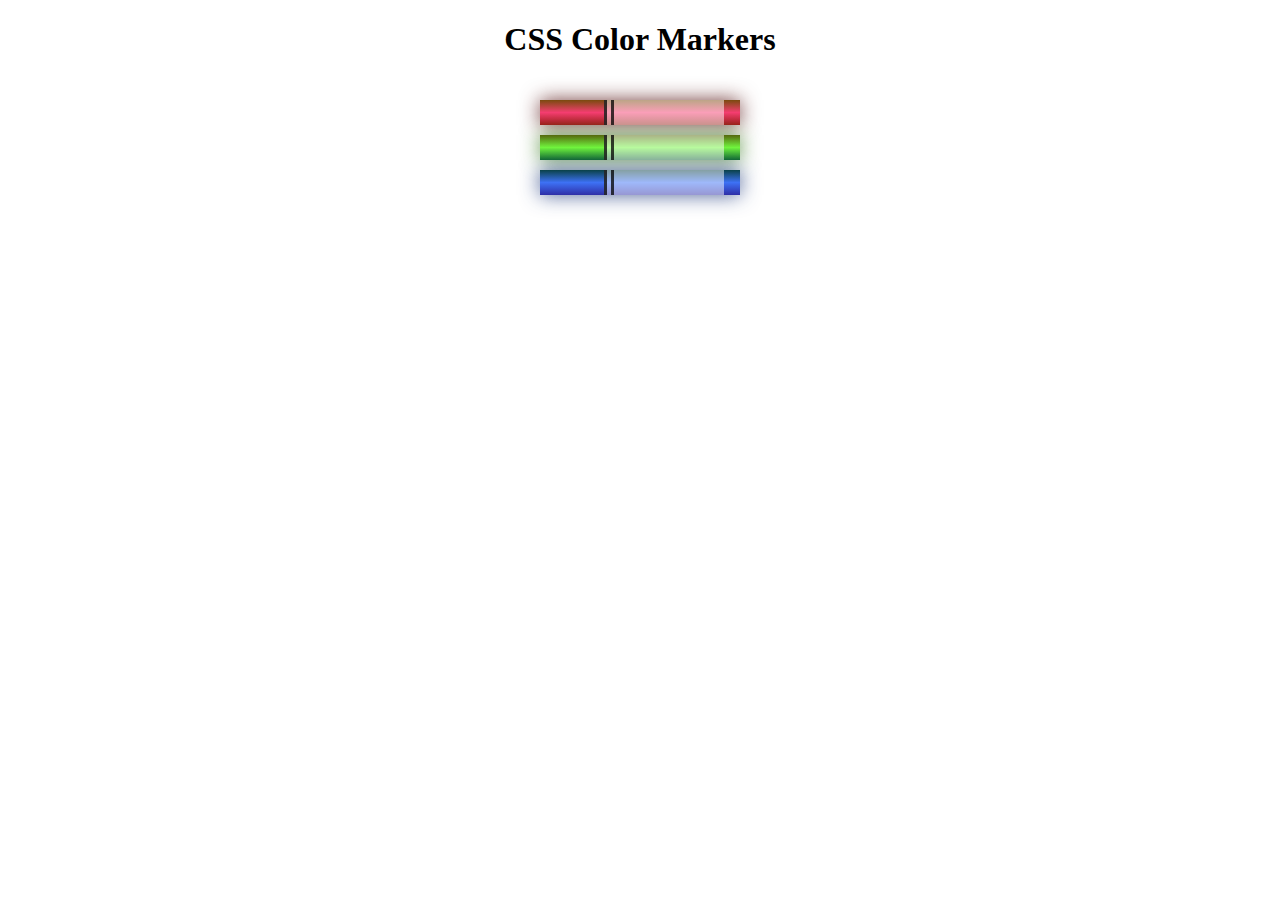
<file: Markers/index.html>
<!DOCTYPE html>
<html lang="en">
  <head>
    <meta charset="utf-8">
    <meta name="viewport" content="width=device-width, initial-scale=1.0">
    <title>Colored Markers</title>
    <link rel="stylesheet" href="styles.css">
  </head>
  <body>
    <h1>CSS Color Markers</h1>
    <div class="container">
      <div class="marker red">
        <div class="cap"></div>
        <div class="sleeve"></div>
      </div>
      <div class="marker green">
        <div class="cap"></div>
        <div class="sleeve"></div>
      </div>
      <div class="marker blue">
        <div class="cap"></div>
        <div class="sleeve"></div>
      </div>
    </div>
  </body>
</html>
</file>
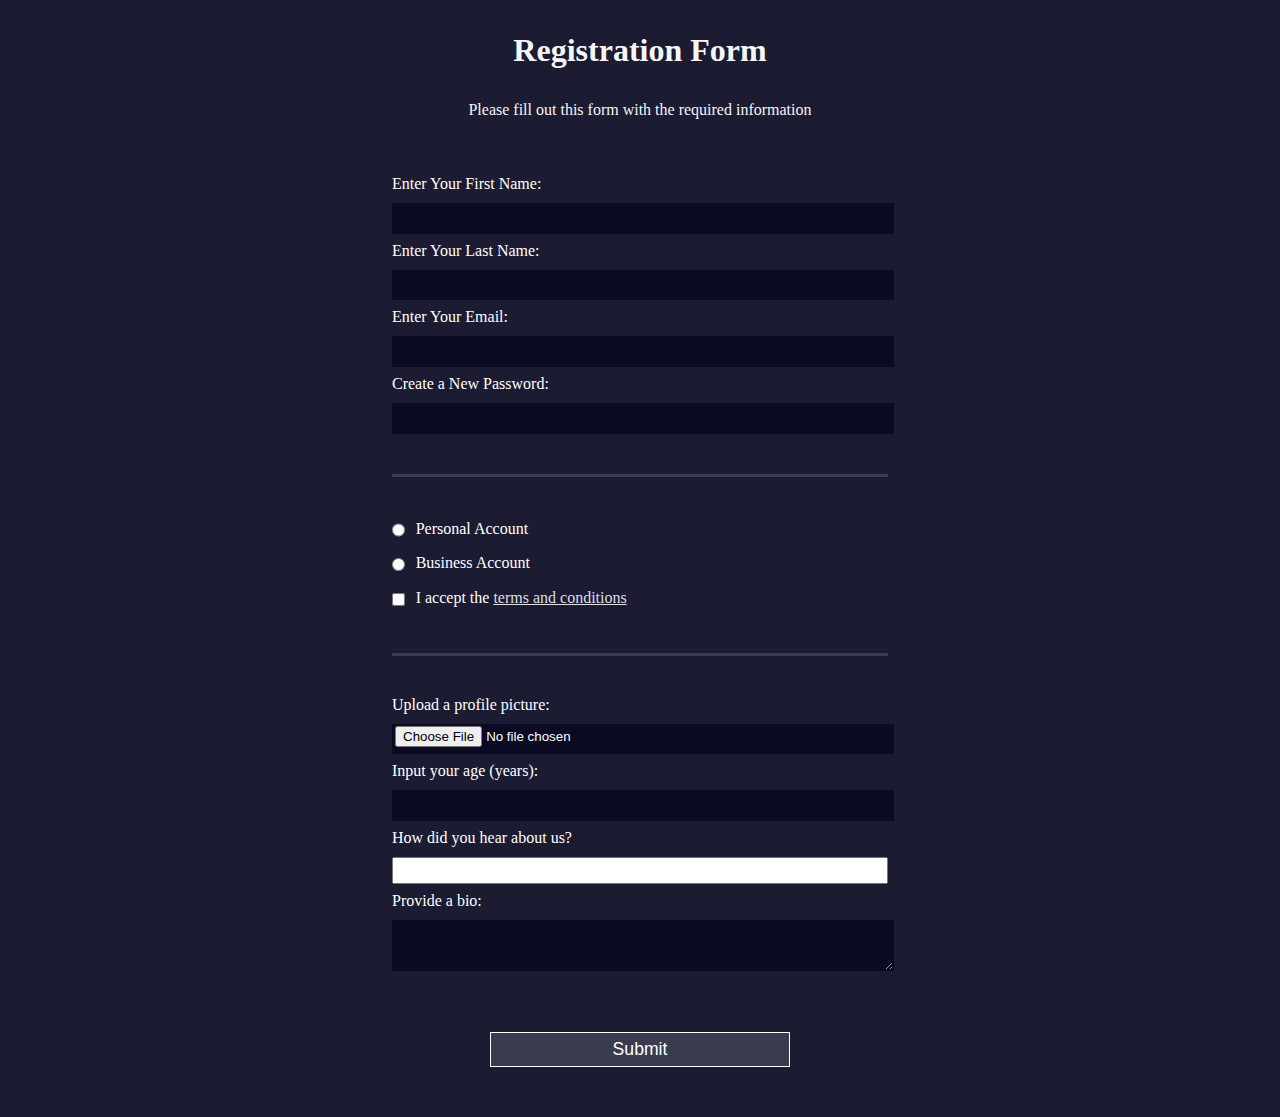
<file: RegistrationForm/index.html>
<!DOCTYPE html>
<html lang="en">
    <head>
        <title>Registration Form</title>
        <meta charset="UTF-8">
        <link rel="stylesheet" href="styles.css">
    </head>
    <body>
        <h1>Registration Form</h1>
        <p>Please fill out this form with the required information</p>
        <form action="https://register-demo.freecodecamp.org" method="POST">
            <fieldset>
                <label for="first-name">Enter Your First Name: <input id="first-name" name="first-name" type="text" required="true"></label>
                <label for="last-name">Enter Your Last Name: <input id="last-name" name="last-name" type="text" required="true"></label>
                <label for="email">Enter Your Email: <input id="email" name="email" type="email" required="true"></label>
                <label for="new-password">Create a New Password: <input id="new-password" name="new-password" type="password" required="true" pattern="[a-z0-5]{8,}"></label>
            </fieldset>
            <fieldset>
                <label for="personal-account"><input id="personal-account" type="radio" name="account-type" class="inline"> Personal Account</label>
                <label for="business-account"><input id="business-account" type="radio" name="account-type" class="inline"> Business Account</label>
                <label for="terms-and-conditions"><input id="terms-and-conditions" name="terms-and-conditions" type="checkbox" required="true" class="inline"> I accept the <a href="https://www.freecodecamp.org/news/terms-of-service/">terms and conditions</a></label>
            </fieldset>
            <fieldset>
                <label for="profile-picture">Upload a profile picture: <input id="profile-picture" name="profile-picture" type="file"></label>
                <label for="age">Input your age (years): <input id="age" name="age" type="number" min="13" max="120"></label>
                <label for="referrer">How did you hear about us?
                    <select id="referrer" name="referrer">
                        <option value="">(select one)</option>
                        <option value="1">freeCodeCamp News</option>
                        <option value="2">freeCodeCamp YouTube Channel</option>
                        <option value="3">freeCodeCamp Forum</option>
                        <option value="4">Other</option>
                    </select>
                </label>
                <label for="bio">Provide a bio:
                    <textarea id="bio" name="bio" rows="3" cols="30" placeholder="I like coding on the beach....">                        
                    </textarea>
                </label>
            </fieldset>
            <input type="submit" value="Submit">
        </form>
    </body>
</html>
</file>
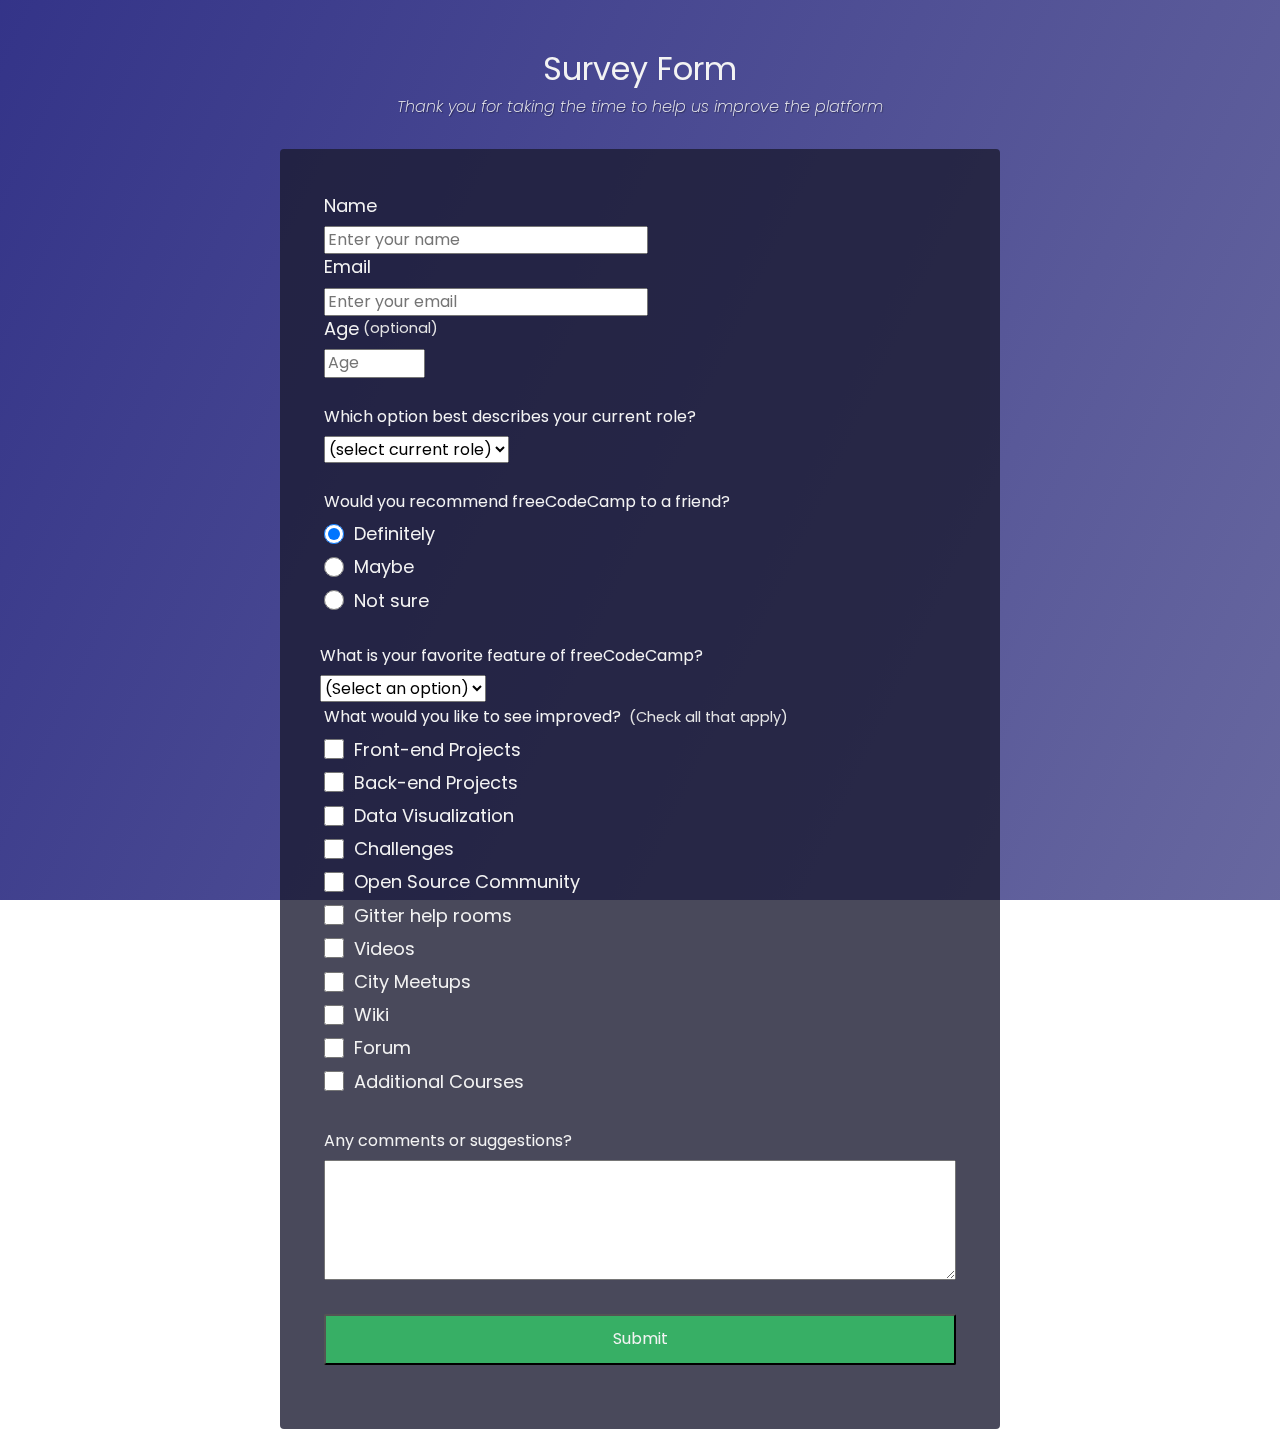
<file: SurveyForm/index.html>
<!DOCTYPE html>
<html>
    <head>
        <title>Survey Form</title>
        <meta charset="UTF-8">
        <link rel="stylesheet" href="styles.css">
    </head>
    <body>
        <div class="container">
            <header class="header">
            <h1 id="title" class="text-center">Survey Form</h1>
            <p id="description" class="description text-center">Thank you for taking the time to help us improve the platform</p>
            </header>
            <form id="survey-form">
                <div class="div-group">
                    <label id="name-label">Name</label>
                    <input id="name" type="text" class="fieldset-control" placeholder="Enter your name" required>
                    <label id="email-label">Email</label>
                    <input id="email" type="email" class="fieldset-control" placeholder="Enter your email" required>
                    <label id="number-label">Age<span class="clue">(optional)</span></label>
                    <input id="number" type="number" class="fieldset-control" min="13" max="120" placeholder="Age">
                </div>
                <div class="div-group">
                    <p>Which option best describes your current role?</p>
                    <select id="dropdown" class="fieldset-control">
                        <option disabled selected value>(select current role)</option>
                        <option value="1">Student</option>
                        <option value="2">Full Time Job</option>
                        <option value="3">Full Time Learner</option>
                        <option value="4">Prefer Not Say</option>
                        <option value="5">Other</option>
                    </select> 
                </div>      
                <div class="div-group">
                    <p>Would you recommend freeCodeCamp to a friend?</p>
                    <label><input name="user-recommend" value="definitely" type="radio" class="input-radio" checked />Definitely</label>
                    <label><input name="user-recommend" value="maybe" type="radio" class="input-radio" />Maybe</label>          
                    <label><input name="user-recommend" value="not-sure" type="radio" class="input-radio" />Not sure</label>
                </div>
                <div>
                    <p>What is your favorite feature of freeCodeCamp?</p>
                    <select id="feature" class="fieldset-control">
                        <option disabled selected value>(Select an option)</option>
                        <option value="1">Challenges</option>
                        <option value="2">Projects</option>
                        <option value="3">Community</option>
                        <option value="4">Open Source</option>
                    </select> 
                </div>
                <div class="div-group">
                    <p>What would you like to see improved? <span class="clue">(Check all that apply)</span></p>
                    <label><input name="prefer" value="front-end-projects" type="checkbox" class="input-checkbox" />Front-end Projects</label>
                    <label><input name="prefer" value="back-end-projects" type="checkbox" class="input-checkbox" />Back-end Projects</label>
                    <label><input name="prefer" value="data-visualization" type="checkbox" class="input-checkbox" />Data Visualization</label>
                    <label><input name="prefer" value="challenges" type="checkbox" class="input-checkbox" />Challenges</label>
                    <label><input name="prefer" value="open-source-community" type="checkbox" class="input-checkbox" />Open Source Community</label>
                    <label><input name="prefer" value="gitter-help-rooms" type="checkbox" class="input-checkbox" />Gitter help rooms</label>
                    <label><input name="prefer" value="videos" type="checkbox" class="input-checkbox" />Videos</label>
                    <label><input name="prefer" value="city-meetups" type="checkbox" class="input-checkbox" />City Meetups</label>
                    <label><input name="prefer" value="wiki" type="checkbox" class="input-checkbox" />Wiki</label>
                    <label><input name="prefer" value="forum" type="checkbox" class="input-checkbox" />Forum</label>
                    <label><input name="prefer" value="additional-courses" type="checkbox" class="input-checkbox" />Additional Courses</label>
                </div>
                <div class="div-group">
                    <p>Any comments or suggestions?</p>
                    <textarea id="comments" class="comments" name="comments" placeholder="Enter your comment here...">                        
                    </textarea>
                </div>
                <div class="div-group">
                    <input type="submit" id="submit" class="submit-button">
                </div>
            </form>
        </div>
    </body>
</html>
</file>
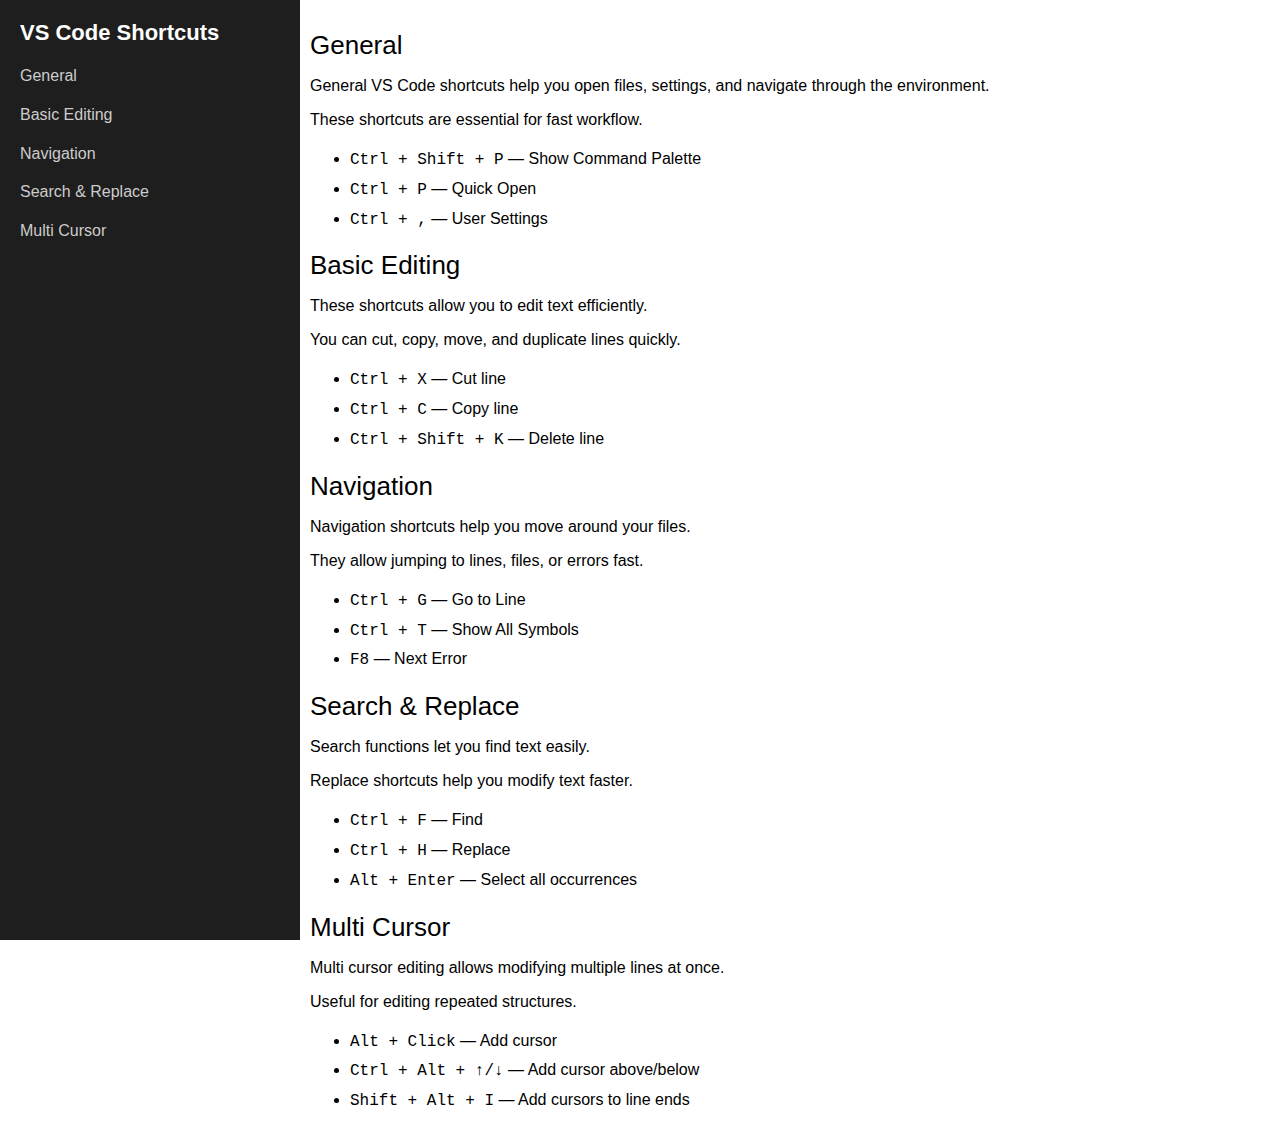
<file: TechnicalDocumentation/index.html>
<!DOCTYPE html>
<html lang="en">
<head>
    <meta charset="UTF-8">
    <meta name="viewport" content="width=device-width, initial-scale=1.0">
    <title>VS Code Keyboard Shortcuts</title>
    <link rel="stylesheet" href="styles.css">
</head>
<body>
    <nav id="navbar">
        <header>VS Code Shortcuts</header>
        <ul>
            <li><a class="nav-link" href="#General">General</a></li>
            <li><a class="nav-link" href="#Basic_Editing">Basic Editing</a></li>
            <li><a class="nav-link" href="#Navigation">Navigation</a></li>
            <li><a class="nav-link" href="#Search_&_Replace">Search & Replace</a></li>
            <li><a class="nav-link" href="#Multi_Cursor">Multi Cursor</a></li>
        </ul>
    </nav>

    <main id="main-doc">
        <section class="main-section" id="General">
            <header>General</header>
            <p>General VS Code shortcuts help you open files, settings, and navigate through the environment.</p>
            <p>These shortcuts are essential for fast workflow.</p>
            <ul>
                <li><code>Ctrl + Shift + P</code> — Show Command Palette</li>
                <li><code>Ctrl + P</code> — Quick Open</li>
                <li><code>Ctrl + ,</code> — User Settings</li>
            </ul>
        </section>

        <section class="main-section" id="Basic_Editing">
            <header>Basic Editing</header>
            <p>These shortcuts allow you to edit text efficiently.</p>
            <p>You can cut, copy, move, and duplicate lines quickly.</p>
            <ul>
                <li><code>Ctrl + X</code> — Cut line</li>
                <li><code>Ctrl + C</code> — Copy line</li>
                <li><code>Ctrl + Shift + K</code> — Delete line</li>
            </ul>
        </section>

        <section class="main-section" id="Navigation">
            <header>Navigation</header>
            <p>Navigation shortcuts help you move around your files.</p>
            <p>They allow jumping to lines, files, or errors fast.</p>
            <ul>
                <li><code>Ctrl + G</code> — Go to Line</li>
                <li><code>Ctrl + T</code> — Show All Symbols</li>
                <li><code>F8</code> — Next Error</li>
            </ul>
        </section>

        <section class="main-section" id="Search_&_Replace">
            <header>Search & Replace</header>
            <p>Search functions let you find text easily.</p>
            <p>Replace shortcuts help you modify text faster.</p>
            <ul>
                <li><code>Ctrl + F</code> — Find</li>
                <li><code>Ctrl + H</code> — Replace</li>
                <li><code>Alt + Enter</code> — Select all occurrences</li>
            </ul>
        </section>

        <section class="main-section" id="Multi_Cursor">
            <header>Multi Cursor</header>
            <p>Multi cursor editing allows modifying multiple lines at once.</p>
            <p>Useful for editing repeated structures.</p>
            <ul>
                <li><code>Alt + Click</code> — Add cursor</li>
                <li><code>Ctrl + Alt + ↑/↓</code> — Add cursor above/below</li>
                <li><code>Shift + Alt + I</code> — Add cursors to line ends</li>
            </ul>
        </section>
    </main>
</body>
</html>
</file>
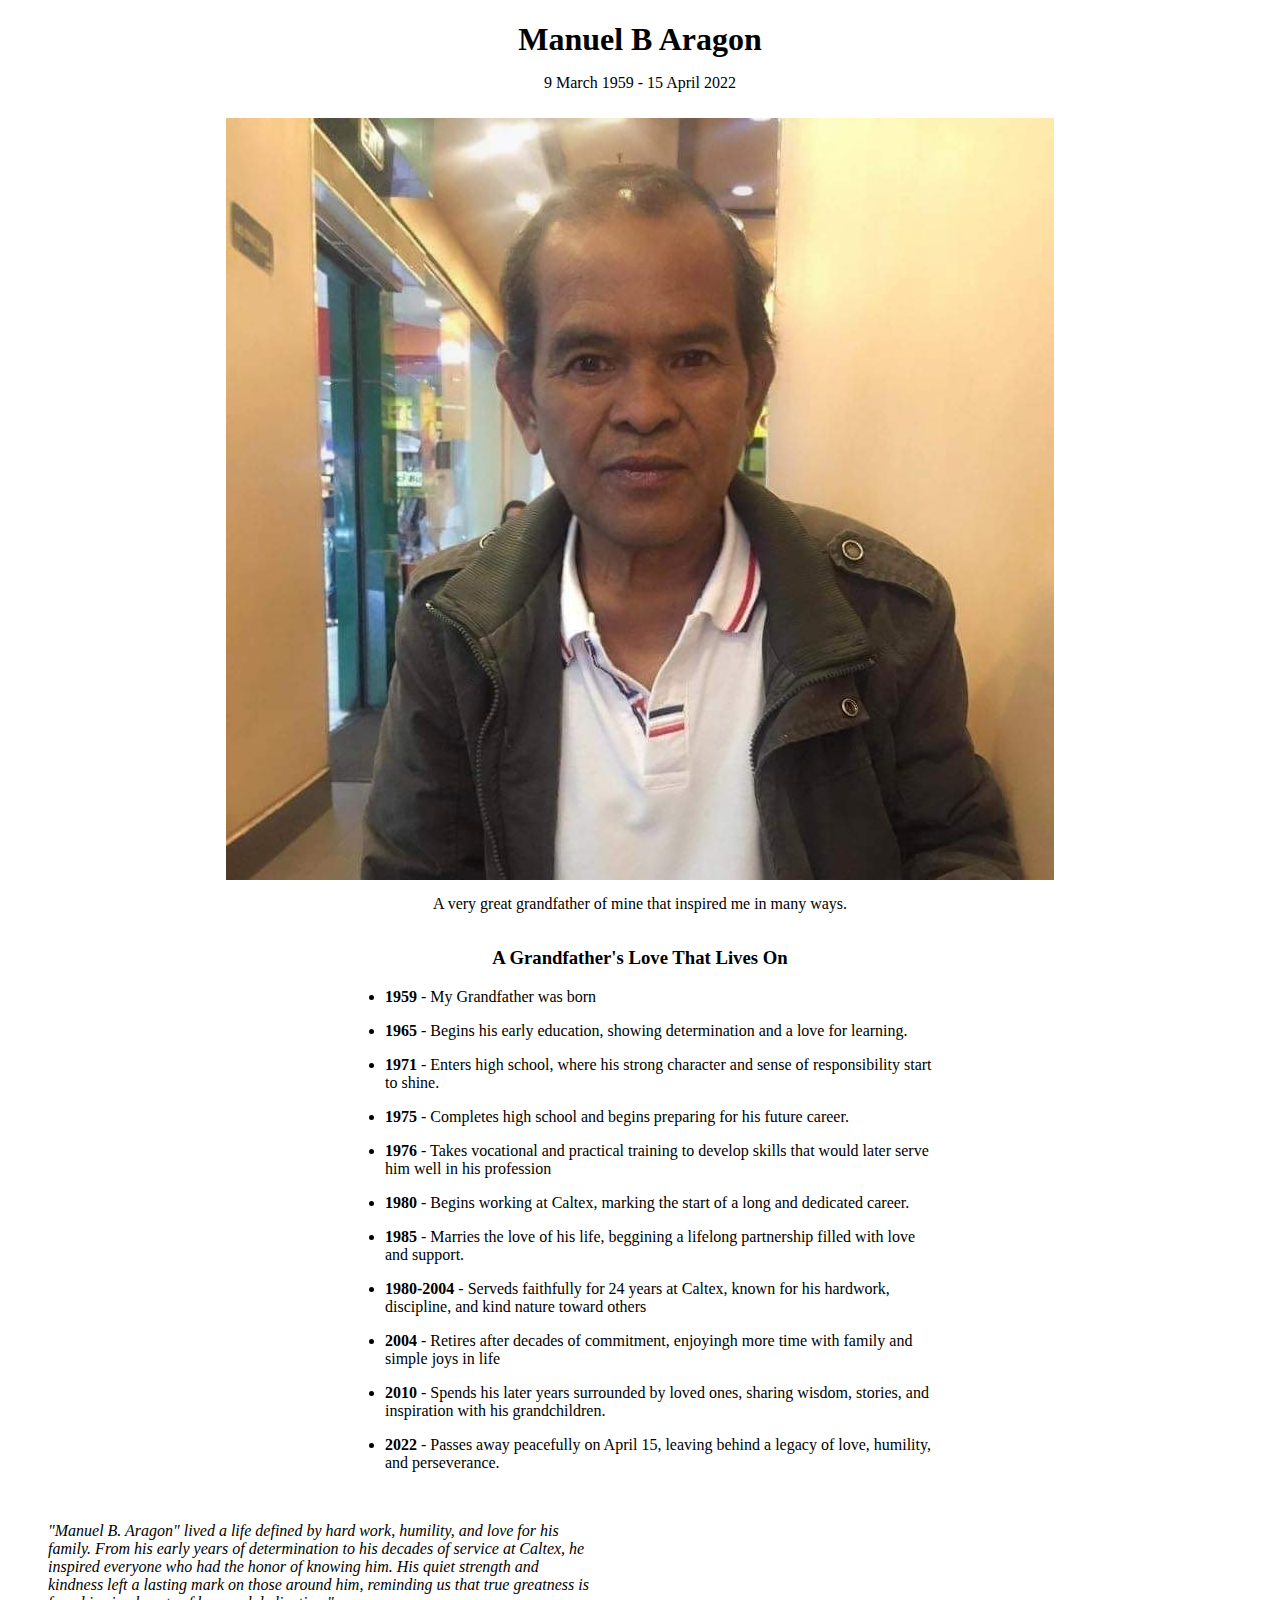
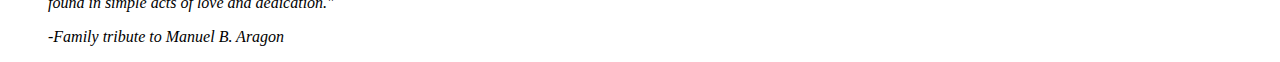
<file: TributePage/index.html>
<!DOCTYPE html>
<html lang="en">
    <head>
        <link rel="stylesheet" href="styles.css">
    </head>
    <body>
        <main id="main">
            <h1 id="title">Manuel B Aragon</h1>
            <p id="p1">9 March 1959 - 15 April 2022 </p>
            <figure id="img-div">
                <img src="lolo.jpg" id="image" alt="self-portrait of Manuel Aragon">
                <figcaption id="img-caption">
                    A very great grandfather of mine that inspired me in many ways.
                </figcaption>
            </figure>
            <section id="tribute-info">
                <h3 id="headline">A Grandfather's Love That Lives On </h3>
                <ul>
                    <li>
                        <strong>
                            1959
                        </strong>
                        - My Grandfather was born 
                    </li>
                    <li>
                        <strong>
                            1965 
                        </strong>
                        - Begins his early education, showing determination and a love for learning.
                    </li>        
                    <li>
                        <strong>
                            1971
                        </strong>
                        - Enters high school, where his strong character and sense of responsibility start to shine.
                    </li>
                    <li>
                        <strong>
                            1975        
                        </strong>
                        - Completes high school and begins preparing for his future career.
                    </li>
                    <li>
                        <strong>
                            1976
                        </strong>
                        - Takes vocational and practical training to develop skills that would later serve him well in his profession
                    </li>
                    <li>
                        <strong>
                            1980
                        </strong>
                        - Begins working at Caltex, marking the start of a long and dedicated career.
                    </li>
                    <li>
                        <strong>
                            1985 
                        </strong>
                        - Marries the love of his life, beggining a lifelong partnership filled with love and support.
                    </li>
                    <li>
                        <strong>
                            1980-2004
                        </strong>
                        - Serveds faithfully for 24 years at Caltex, known for his hardwork, discipline, and kind nature toward others
                    </li>
                    <li>
                        <strong>
                            2004
                        </strong>
                        - Retires after decades of commitment, enjoyingh more time with family and simple joys in life
                    </li>
                    <li>
                        <strong>
                            2010
                        </strong>
                        - Spends his later years surrounded by loved ones, sharing wisdom, stories, and inspiration with his grandchildren.
                    </li>
                    <li>
                        <strong>
                            2022
                        </strong>
                        - Passes away peacefully on April 15, leaving behind a legacy of love, humility, and perseverance.
                    </li>                 
                </ul>
                <blockquote cite="">
                    <p>"Manuel B. Aragon" lived a life defined by hard work, humility, and love for his family. From his early years of determination to his decades of service at Caltex, he inspired everyone who had the honor of knowing him. His quiet strength and kindness left a lasting mark on those around him, reminding us that true greatness is found in simple acts of love and dedication."</p>
                    <cite>-Family tribute to Manuel B. Aragon
                        </cite>
                </blockquote>
            </section>
        </main>
    </body>
</html>
</file>
<file: Markers/styles.css>
h1 {
    text-align: center;
  }
  
  .container {
    background-color: rgb(255, 255, 255);
    padding: 10px 0;
  }
  
  .marker {
    width: 200px;
    height: 25px;
    margin: 10px auto;
  }
  
  .cap {
    width: 60px;
    height: 25px;
  }
  
  .sleeve {
    width: 110px;
    height: 25px;
    background-color: rgba(255, 255, 255, 0.5);
    border-left: 10px double rgba(0, 0, 0, 0.75);
  }
  
  .cap,.sleeve {
    display: inline-block;
  }

  .red {
    background: linear-gradient(rgb(122, 74, 14), rgb(245, 62, 113), rgb(162, 27, 27));
    box-shadow: 0 0 20px 0 rgba(83, 14, 14, 0.8)
  }
  
  .green {
    background: linear-gradient(#55680D, #71F53E, #116C31);
    box-shadow: 0 0 20px 0 #3B7E20CC;
  }
  
  .blue {
    background: linear-gradient(hsl(186, 76%, 16%), hsl(223, 90%, 60%), hsl(240, 56%, 42%));
    box-shadow: 0 0 20px 0 hsla(223, 59%, 31%, 0.8)
  }
</file>
<file: RegistrationForm/styles.css>
body {
    width: 100%;
    height: 100vh;
    margin: 0;
    background-color: #1b1b32;
    color: #f5f6f7;
    font-family: Tahoma;
    font-size: 16px;
}

label {
    display: block;
    margin: 0.5rem 0;
}

h1, p {
    text-align: center;
    margin: 1em auto;
}

form {
    margin: 0 auto;
    min-width: 300px;
    width: 60vw;
    max-width: 500px;
    color: #ffffff;
    min-height: 2em;
    padding-bottom: 2em;
}

fieldset {
    border: none;
    border-bottom: 3px solid #3b3b4f;
    padding-top: 2rem;
    padding-bottom: 2rem;
    padding-left: 0;
    padding-right: 0;
}

fieldset:last-of-type {
    border-bottom: none;
}

input, textarea, select {
    width: 100%;
    margin-top: 10px;
    margin-left: 0;
    margin-right: 0;
    margin-bottom: 0;
    color: #ffffff;
    min-height: 2em;
}

input, textarea {
    background-color: #0a0a23;
    border: solid 1px;
    border-color: #0a0a23;
}

.inline {
    width: unset;
    margin-right: 0.5em;
    margin-left: 0;
    margin-top: 0;
    margin-bottom: 0;
    vertical-align: middle;
}

input[type="submit"] {
    display: block;
    width: 60%;
    height: 2em;
    font-size: 1.1rem;
    background-color: #3b3b4f;
    border-color: white;
    margin-top: 1em;
    margin-bottom: 1em;
    margin-left: auto;
    margin-right: auto;
    min-width: 300px;
}

input[type="file"] {
    padding: 1px 2px;
}

a {
    color: #dfdfe2;
}
</file>
<file: SurveyForm/styles.css>
@import url('https://fonts.googleapis.com/css?family=Poppins:200i,400&display=swap');

:root {
  --color-white: #f3f3f3;
  --color-darkblue: #1b1b32;
  --color-darkblue-alpha: rgba(27, 27, 50, 0.8);
  --color-green: #37af65;
}

*,
*::before,
*::after {
  box-sizing: border-box;
}

body {
    font-family: 'Poppins', sans-serif;
    font-size: 1rem;
    font-weight: 400;
    line-height: 1.4;
    color: var(--color-white);
    margin: 0;
}

body::before {
    content: '';
    position: fixed;
    top: 0;
    left: 0;
    height: 100%;
    width: 100%;
    z-index: -1;
    background: var(--color-darkblue);
    background-image: linear-gradient(
        115deg,
        rgba(58, 58, 158, 0.8),
        rgba(136, 136, 206, 0.7)
      ),
      url(https://cdn.freecodecamp.org/testable-projects-fcc/images/survey-form-background.jpeg);
    background-size: cover;
    background-repeat: no-repeat;
    background-position: center;
}
  
h1 {
    font-weight: 400;
    line-height: 1.2;
}
  
p label {
    font-size: 1.125rem;
}
  
h1,
p {
    margin-top: 0;
    margin-bottom: 0.5rem;
}
  
label {
    display: flex;
    align-items: center;
    font-size: 1.125rem;
    margin-bottom: 0.5rem;
}
  
input,
button,
select,
textarea {
    margin: 0;
    font-family: inherit;
    font-size: inherit;
    line-height: inherit;
}
  
button {
    border: none;
}
  
.container {
    width: 100%;
    margin: 3.125rem auto 0 auto;
}
  
@media (min-width: 576px) {
    .container {
      max-width: 540px;
    }
}
  
@media (min-width: 768px) {
    .container {
      max-width: 720px;
    }
}
  
.header {
    padding: 0 0.625rem;
    margin-bottom: 1.875rem;
}
  
.description {
    font-style: italic;
    font-weight: 200;
    text-shadow: 1px 1px 1px rgba(0, 0, 0, 0.4);
}
  
.clue {
    margin-left: 0.25rem;
    font-size: 0.9rem;
    color: #e4e4e4;
}
  
.text-center {
    text-align: center;
}
  
form {
    background: var(--color-darkblue-alpha);
    padding: 2.5rem 0.625rem;
    border-radius: 0.25rem;
}
  
@media (min-width: 480px) {
    form {
      padding: 2.5rem;
    }
}
  
.div-group {
    margin: 0 auto 1.25rem auto;
    padding: 0.25rem;
}
  
.div-control {
    display: block;
    width: 100%;
    height: 2.375rem;
    padding: 0.375rem 0.75rem;
    color: #495057;
    background-color: #fff;
    background-clip: padding-box;
    border: 1px solid #ced4da;
    border-radius: 0.25rem;
    transition: border-color 0.15s ease-in-out, box-shadow 0.15s ease-in-out;
}
  
.div-control:focus {
    border-color: #80bdff;
    outline: 0;
    box-shadow: 0 0 0 0.2rem rgba(0, 123, 255, 0.25);
}
  
.input-radio,
.input-checkbox {
    display: inline-block;
    margin-right: 0.625rem;
    min-height: 1.25rem;
    min-width: 1.25rem;
}
  
.comments {
    min-height: 120px;
    width: 100%;
    padding: 0.625rem;
    resize: vertical;
}
  
.submit-button {
    display: block;
    width: 100%;
    padding: 0.75rem;
    background: var(--color-green);
    color: inherit;
    border-radius: 2px;
    cursor: pointer;
}
</file>
<file: TechnicalDocumentation/styles.css>
body {
    font-family: Arial, sans-serif;
    margin: 0;
    padding: 0;
    display: flex;
}

#navbar {
    width: 260px;
    background: #1e1e1e;
    color: white;
    height: 100vh;
    position: fixed;
    overflow-y: auto;
    padding: 20px;
}

#navbar header {
    font-size: 22px;
    margin-bottom: 15px;
    font-weight: bold;
}

#navbar ul {
    list-style: none;
    padding: 0;
}

#navbar li {
    margin: 10px 0;
}

#navbar a {
    color: #ccc;
    text-decoration: none;
}

#navbar a:hover {
    color: white;
}

#main-doc {
    margin-left: 280px;
    padding: 30px;
}

.main-section header {
    font-size: 26px;
    margin-bottom: 10px;
}

ul {
    line-height: 1.8;
    font-size: 16px;
}

@media screen and (max-width: 800px) {
    body {
        flex-direction: column;
    }
    
    #navbar {
        width: 100%;
        height: auto;
        position: static;
        padding: 15px 0 0 0;
        border-bottom: 1px solid #333; 
    }
    
    #navbar header {
        text-align: center;
        padding-bottom: 10px;
    }
    
    #navbar ul {
        display: flex;
        flex-wrap: wrap;
        justify-content: center;
    }

    #navbar li {
        margin: 0 15px 15px 15px;
    }

    #main-doc {
        margin-left: 0; 
        padding: 20px;
    }
}
</file>
<file: TributePage/styles.css>
body {
    text-align: center;
}

h1 {
    margin-bottom: 0;
}

.p1 {
    text-align: center;
    justify-content: center;
}

#image {
    max-width: 100%;
    height: auto;
    display: block;
    margin: 0 auto;
}

#img-div {
    background: white;
    padding: 10px;
    margin: 0;
}

#img-caption {
    margin: 15px 0 5px 0;
}

#headline {
    text-align: center;
}

ul {
    text-align: left;
    margin: 0 auto 50px auto;
    max-width: 550px;
}

li {
    margin: 16px 0; 
}

blockquote {
    font-style: italic;
    max-width: 545px;
    text-align: left;
}
</file>
